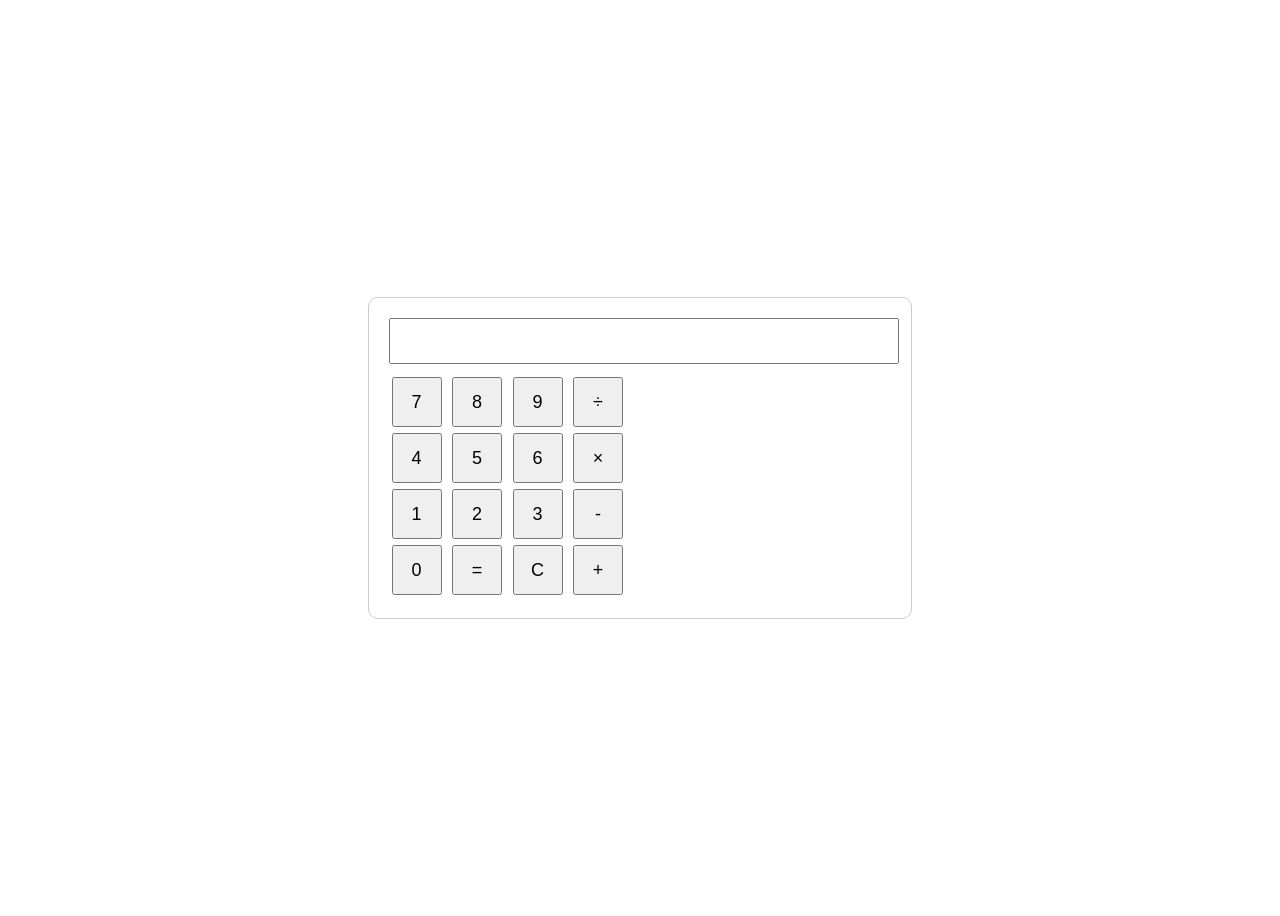
<file: Task2-Build-a-Calculator/index.html>
<!DOCTYPE html>
<html>
<head>
    <title>Calculator</title>
    <link rel="stylesheet" href="style.css">
</head>
<body>

<div class="calculator">
    <input type="text" id="display" readonly>

    <button onclick="addValue('7')">7</button>
    <button onclick="addValue('8')">8</button>
    <button onclick="addValue('9')">9</button>
    <button onclick="addValue('/')">÷</button><br>

    <button onclick="addValue('4')">4</button>
    <button onclick="addValue('5')">5</button>
    <button onclick="addValue('6')">6</button>
    <button onclick="addValue('*')">×</button><br>

    <button onclick="addValue('1')">1</button>
    <button onclick="addValue('2')">2</button>
    <button onclick="addValue('3')">3</button>
    <button onclick="addValue('-')">-</button><br>

    <button onclick="addValue('0')">0</button>
    <button onclick="calculate()">=</button>
    <button onclick="clearDisplay()">C</button>
    <button onclick="addValue('+')">+</button>
</div>

<script src="script.js"></script>

</body>
</html>
</file>
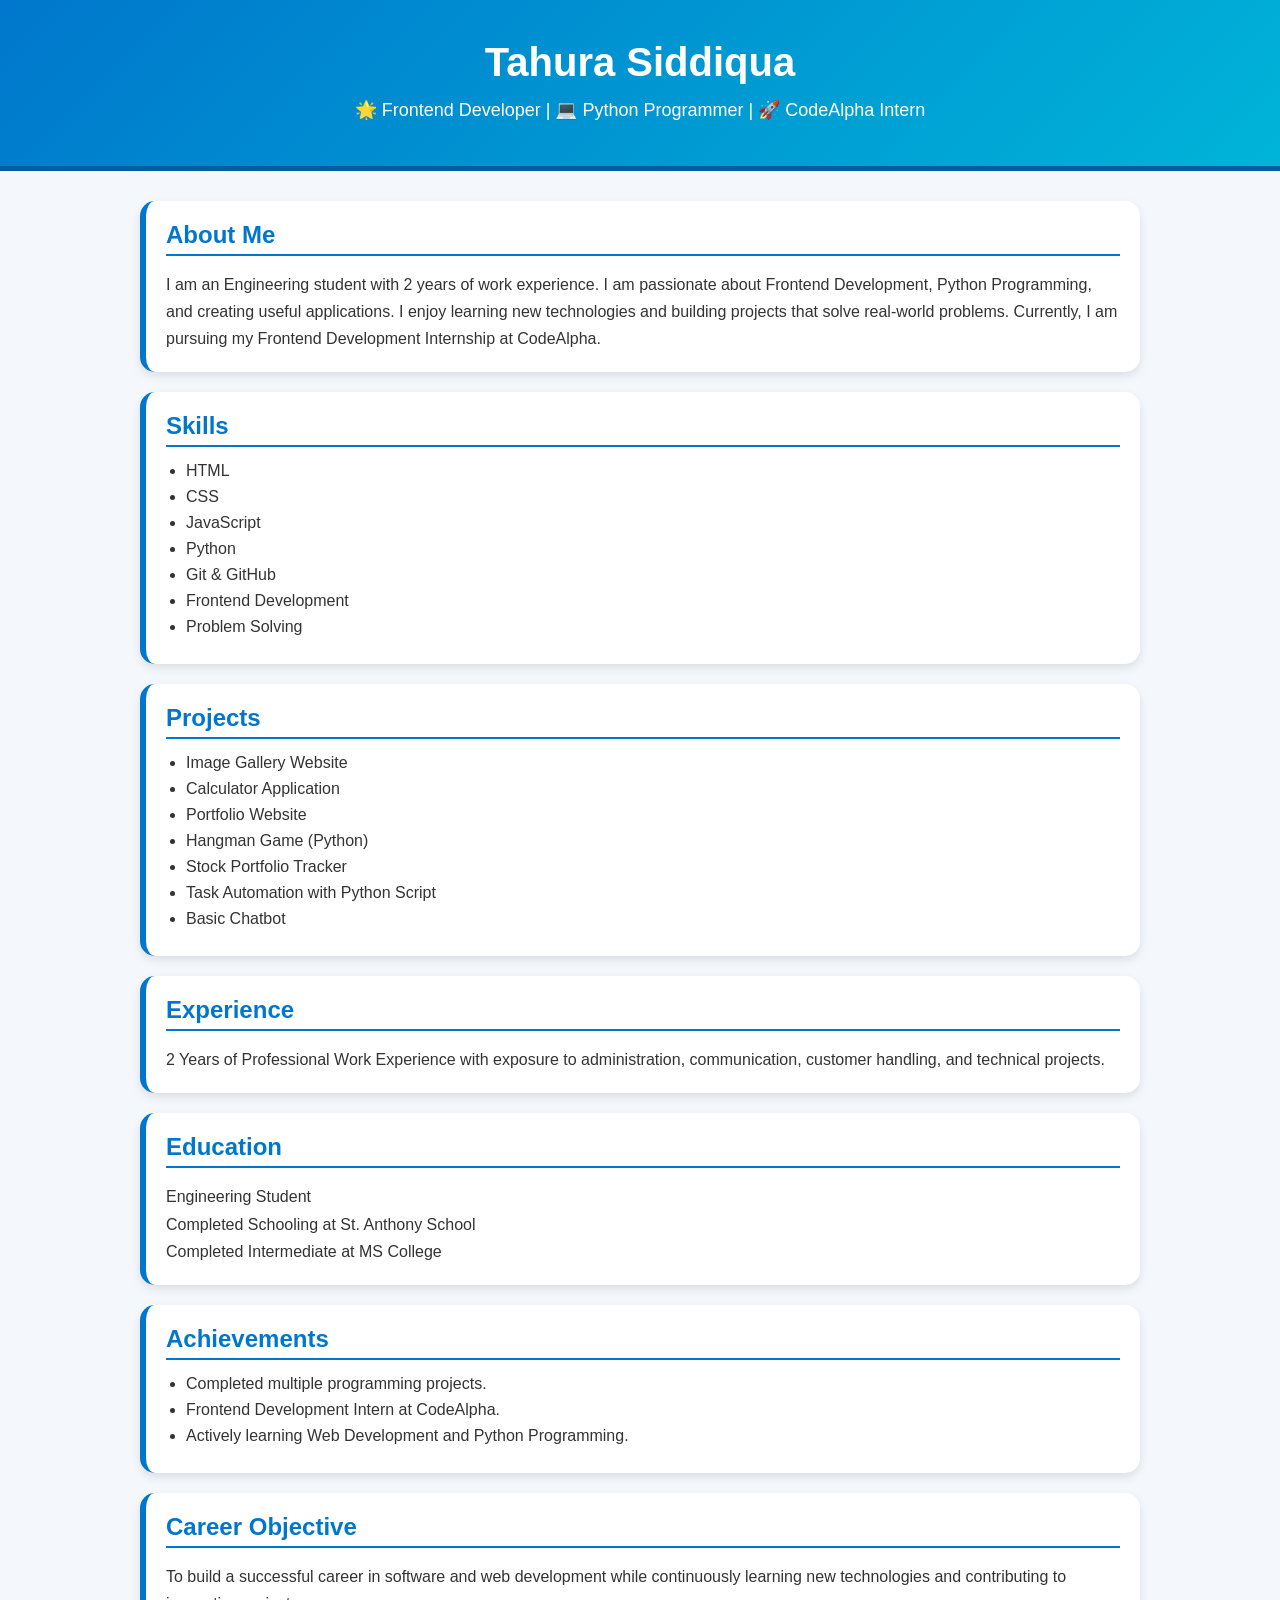
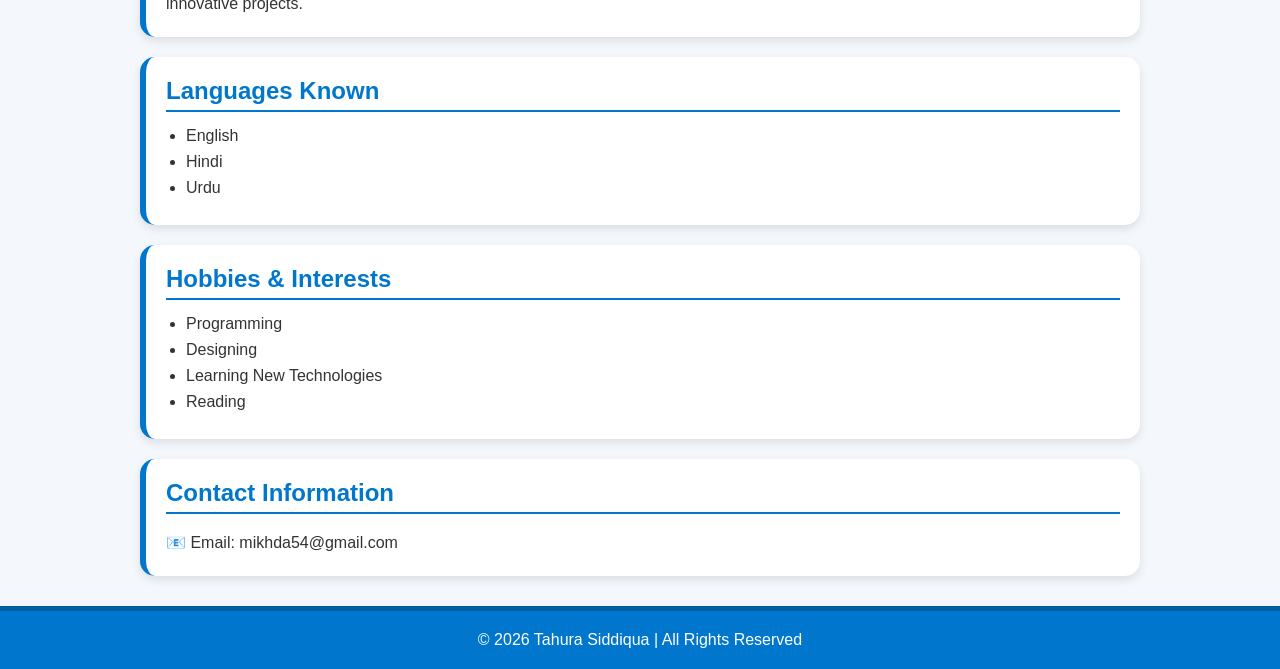
<file: Task3-Portfolio-Site/index.html>
<!DOCTYPE html>
<html lang="en">
<head>
    <meta charset="UTF-8">
    <meta name="viewport" content="width=device-width, initial-scale=1.0">
    <title>Tahura Siddiqua Portfolio</title>
    <link rel="stylesheet" href="style.css">
</head>
<body>

<header>
    <h1>Tahura Siddiqua</h1>
    <p>🌟 Frontend Developer | 💻 Python Programmer | 🚀 CodeAlpha Intern</p>
</header>

<div class="container">

    <section>
        <h2>About Me</h2>
        <p>
            I am an Engineering student with 2 years of work experience. I am passionate about
            Frontend Development, Python Programming, and creating useful applications.
            I enjoy learning new technologies and building projects that solve real-world problems.
            Currently, I am pursuing my Frontend Development Internship at CodeAlpha.
        </p>
    </section>

    <section>
        <h2>Skills</h2>
        <ul>
            <li>HTML</li>
            <li>CSS</li>
            <li>JavaScript</li>
            <li>Python</li>
            <li>Git & GitHub</li>
            <li>Frontend Development</li>
            <li>Problem Solving</li>
        </ul>
    </section>

    <section>
        <h2>Projects</h2>
        <ul>
            <li>Image Gallery Website</li>
            <li>Calculator Application</li>
            <li>Portfolio Website</li>
            <li>Hangman Game (Python)</li>
            <li>Stock Portfolio Tracker</li>
            <li>Task Automation with Python Script</li>
            <li>Basic Chatbot</li>
        </ul>
    </section>

    <section>
        <h2>Experience</h2>
        <p>
            2 Years of Professional Work Experience with exposure to administration,
            communication, customer handling, and technical projects.
        </p>
    </section>

    <section>
        <h2>Education</h2>
        <p>
            Engineering Student<br>
            Completed Schooling at St. Anthony School<br>
            Completed Intermediate at MS College
        </p>
    </section>

    <section>
        <h2>Achievements</h2>
        <ul>
            <li>Completed multiple programming projects.</li>
            <li>Frontend Development Intern at CodeAlpha.</li>
            <li>Actively learning Web Development and Python Programming.</li>
        </ul>
    </section>

    <section>
        <h2>Career Objective</h2>
        <p>
            To build a successful career in software and web development while continuously
            learning new technologies and contributing to innovative projects.
        </p>
    </section>

    <section>
        <h2>Languages Known</h2>
        <ul>
            <li>English</li>
            <li>Hindi</li>
            <li>Urdu</li>
        </ul>
    </section>

    <section>
        <h2>Hobbies & Interests</h2>
        <ul>
            <li>Programming</li>
            <li>Designing</li>
            <li>Learning New Technologies</li>
            <li>Reading</li>
        </ul>
    </section>

    <section>
        <h2>Contact Information</h2>
        <p>📧 Email: mikhda54@gmail.com</p>
    </section>

</div>

<footer>
    <p>© 2026 Tahura Siddiqua | All Rights Reserved</p>
</footer>

</body>
</html>
</file>
<file: Task2-Build-a-Calculator/style.css>
body {
    display: flex;
    justify-content: center;
    align-items: center;
    height: 100vh;
    font-family: Arial, sans-serif;
}

.calculator {
    border: 1px solid #ccc;
    padding: 20px;
    border-radius: 10px;
}

#display {
    width: 100%;
    height: 40px;
    margin-bottom: 10px;
    font-size: 20px;
}

button {
    width: 50px;
    height: 50px;
    margin: 3px;
    font-size: 18px;
}
</file>
<file: Task3-Portfolio-Site/style.css>
*{
    margin:0;
    padding:0;
    box-sizing:border-box;
}

body{
    font-family: Arial, sans-serif;
    background:#f4f8fc;
    color:#333;
}

header{
    background:linear-gradient(135deg,#0077cc,#00b4d8);
    color:white;
    text-align:center;
    padding:40px 20px;
    border-bottom:5px solid #005fa3;
}

header h1{
    font-size:40px;
    margin-bottom:10px;
}

header p{
    font-size:18px;
}

.container{
    width:90%;
    max-width:1000px;
    margin:30px auto;
}

section{
    background:white;
    margin-bottom:20px;
    padding:20px;
    border-radius:15px;
    border-left:6px solid #0077cc;
    box-shadow:0 4px 10px rgba(0,0,0,0.1);
    transition:0.3s;
}

section:hover{
    transform:translateY(-5px);
}

h2{
    color:#0077cc;
    margin-bottom:15px;
    border-bottom:2px solid #0077cc;
    padding-bottom:5px;
}

ul{
    padding-left:20px;
}

li{
    margin-bottom:8px;
}

li:hover{
    color:#0077cc;
    font-weight:bold;
}

p{
    line-height:1.7;
}

footer{
    background:#0077cc;
    color:white;
    text-align:center;
    padding:15px;
    margin-top:20px;
    border-top:5px solid #005fa3;
}

@media(max-width:768px){
    header h1{
        font-size:28px;
    }

    .container{
        width:95%;
    }
}
</file>
